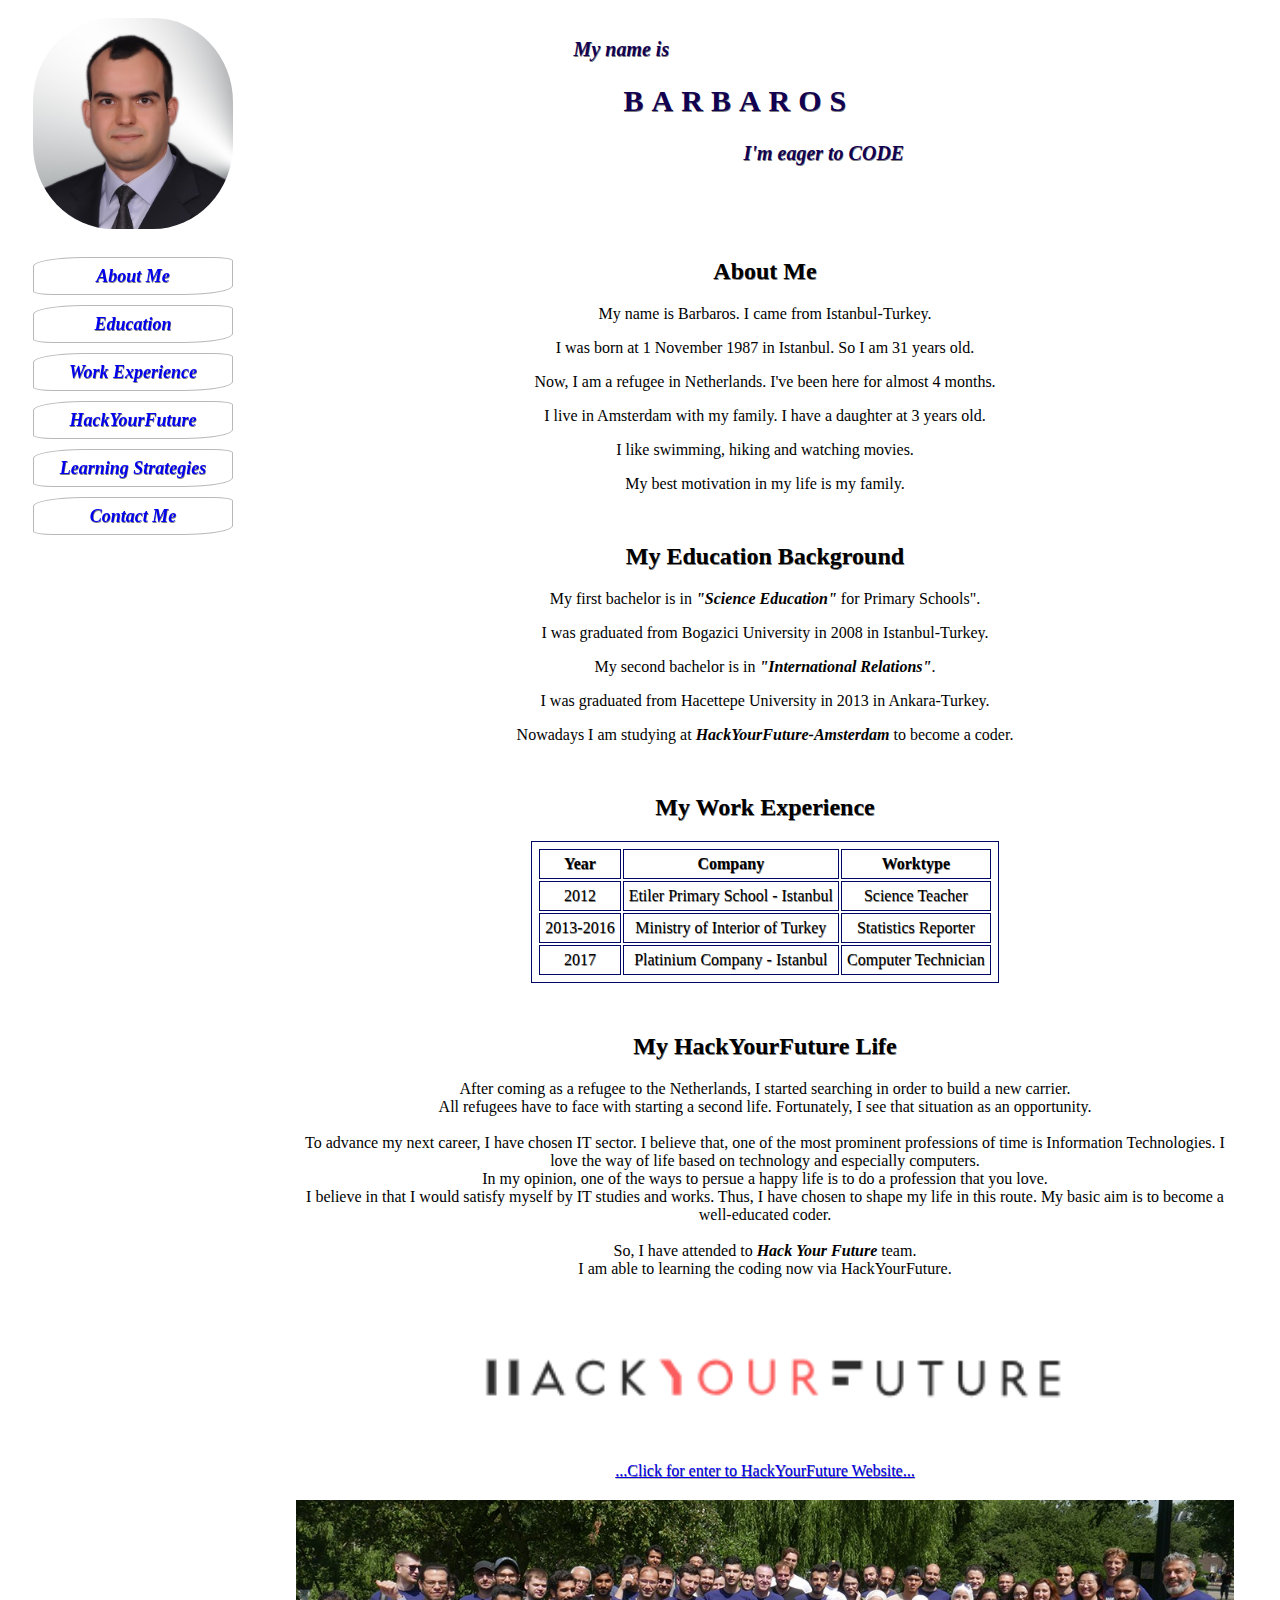
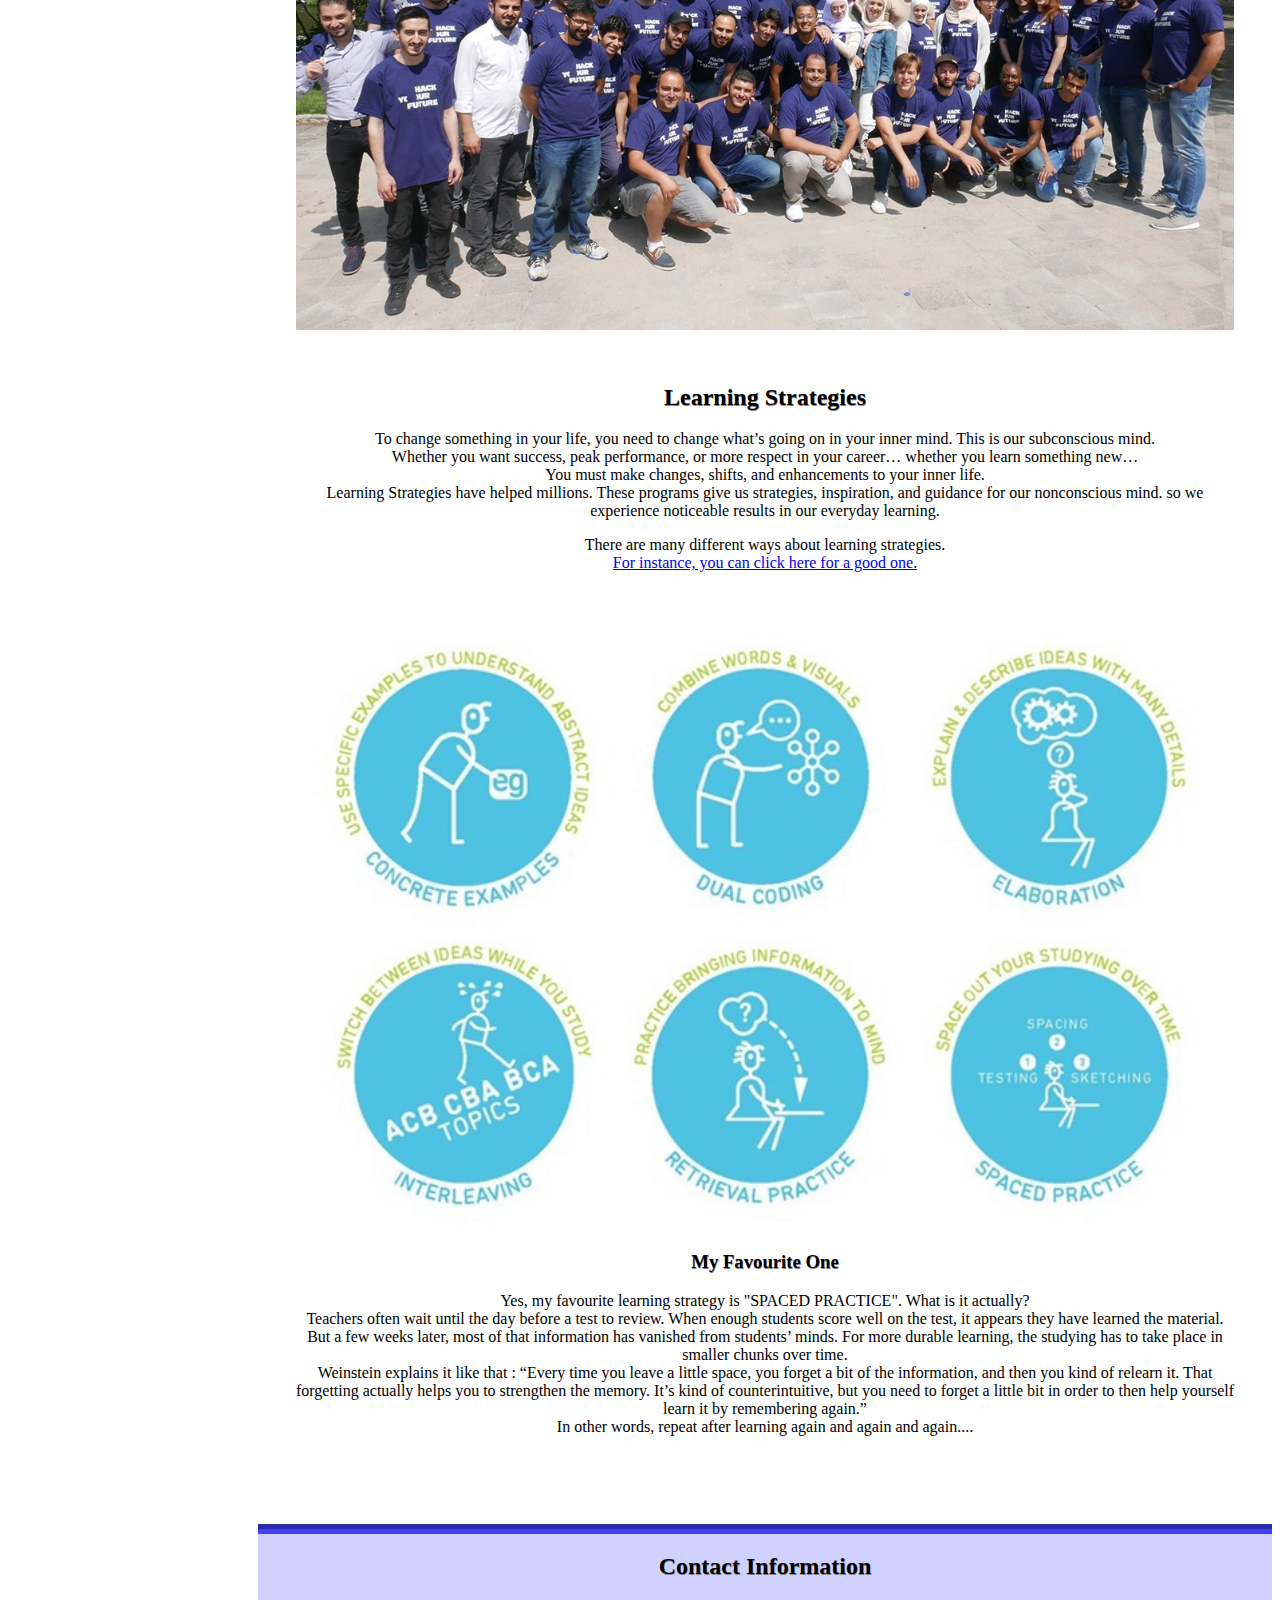
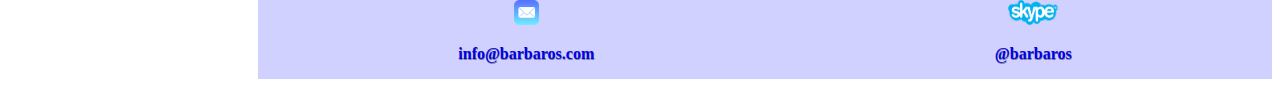
<file: week1/index.html>
<!doctype html>
<html lang="en-us">
    <head>
        <meta charset="utf-8">
        <meta name="viewport" content="width=device-width, initial-scale=1.0">
        <title>About Barbaros...</title>
        <link 
            rel="stylesheet" 
            href="main.css"
            type="text/css" >
    </head>
    <body>
        <header>
            <p>My name is</p> 
            <p>BARBAROS</p>
            <p>I'm eager to CODE</p>
        </header>
            
        <nav>
            <div class="toppiccontainer">
                <img 
                    class="topleftpic"
                    src="images/3.jpg" 
                    alt="Picture of Barbaros">
            </div>

            <a href="#AboutMe"><div class="button">About Me</div></a>
            <a href="#Education"><div class="button">Education</div></a>
            <a href="#WorkExperience"><div class="button">Work Experience</div></a>
            <a href="#HackYourFuture"><div class="button">HackYourFuture</div></a>
            <a href="#Learning"><div class="button">Learning Strategies</div></a>
            <a href="#ContactInfo"><div class="button">Contact Me</div></a>                       
        </nav>

        <main> 
            <section id="AboutMe">
                <h2>About Me</h2>
                <p>My name is Barbaros.   I came from Istanbul-Turkey.</p>
                <p>I was born at 1 November 1987 in Istanbul.   So I am 31 years old.</p>
                <p>Now, I am a refugee in Netherlands.   I've been here for almost 4 months.</p>
                <p>I live in Amsterdam with my family.   I have a daughter at 3 years old.</p>
                <p>I like swimming, hiking and watching movies.</p>
                <p>My best motivation in my life is my family.</p>                   
            </section>
            <section id="Education">
                <h2>My Education Background</h2>
                
                    <p><i class="arrowright"></i>My first bachelor is in <span class="spectext"> "Science Education" </span> for Primary Schools".</p>
                    <p>I was graduated from Bogazici University in 2008 in Istanbul-Turkey.</p>
                    <p><i class="arrowright"></i>My second bachelor is in <span class="spectext">"International Relations"</span>.</p>
                    <p>I was graduated from Hacettepe University in 2013 in Ankara-Turkey.</p>
                    <p>Nowadays I am studying at <span class="spectext">HackYourFuture-Amsterdam</span> to become a coder. </p>
                
            </section>
            <section id="WorkExperience">
                <h2>My Work Experience</h2>
                <table>
                    <thead>
                        <tr>
                            <th>Year</th>
                            <th>Company</th>
                            <th>Worktype</th> 
                        </tr>                                                                                
                    </thead>
                    <tbody>
                        <tr>
                            <td>2012</td>
                            <td>Etiler Primary School - Istanbul</td>
                            <td>Science Teacher</td>
                        </tr>
                        <tr>
                            <td>2013-2016</td>
                            <td>Ministry of Interior of Turkey</td>
                            <td>Statistics Reporter</td>
                        </tr>
                        <tr>
                            <td>2017</td>
                            <td>Platinium Company - Istanbul</td>
                            <td>Computer Technician</td>
                        </tr>
                    </tbody>
                </table>                    
            </section>
            <section id="HackYourFuture">
                <h2>My HackYourFuture Life</h2>
                <p>After coming as a refugee to the Netherlands, I started searching in order to build a new carrier. <br> 
                        All refugees have to face with starting a second life. Fortunately, I see that situation as an opportunity.<br>
                        <br> To advance my next career, I have chosen IT sector. I believe that, one of the most prominent professions of time is Information Technologies. I love the way of life based on technology and especially computers. <br>
                        In my opinion, one of the ways to persue a happy life is to do a profession that you love.<br>
                        I believe in that I would satisfy myself by IT studies and works. Thus, I have chosen to shape my life in this route. My basic aim is to become a well-educated coder.<br> <br>
                        So, I have attended to <span class="spectext">Hack Your Future</span> team.<br>
                        I am able to learning the coding now via HackYourFuture.
                </p>
                <img class="hyfpic" src="images/hackyourfuture.png" alt="Hack Your Future logo" >
                <br>
                <a href="http://www.hackyourfuture.net/" target="_blank"> ...Click for enter to HackYourFuture Website...</a>
                <br>
                <img
                    src="images/groupphoto.jpg"
                    alt="HackYourFuture Participants Group Photo"
                    class="groupphoto">
            </section>
            <section class="section" id="Learning">
                <h2>Learning Strategies</h2>
                <p>To change something in your life, you need to change what’s going on in your inner mind. This is our subconscious mind. <br>
                        Whether you want success, peak performance, or more respect in your career… whether you learn something new… <br> 
                        You must make changes, shifts, and enhancements to your inner life. <br>
                        Learning Strategies have helped millions. These programs give us strategies, inspiration, and guidance for our nonconscious mind. so we experience noticeable results in our everyday learning.
                </p>
                <p>There are many different ways about learning strategies. <br>
                    <a href="https://www.cultofpedagogy.com/learning-strategies/">For instance, you can click here for a good one.</a>
                </p><br>
                <img src="images/Learning.png" alt="6 different learning strategies" class="groupphoto">
                <h3>My Favourite One</h3>
                <p>Yes, my favourite learning strategy is "SPACED PRACTICE". What is it actually?<br>
                       Teachers often wait until the day before a test to review. When enough students score well on the test, it appears they have learned the material. But a few weeks later, most of that information has vanished from students’ minds. For more durable learning, the studying has to take place in smaller chunks over time.
                       <br> Weinstein explains it like that : “Every time you leave a little space, you forget a bit of the information, and then you kind of relearn it. That forgetting actually helps you to strengthen the memory. It’s kind of counterintuitive, but you need to forget a little bit in order to then help yourself learn it by remembering again.”<br>
                       In other words, repeat after learning again and again and again.... 
                </p>
            </section>
        </main>

        <footer>
            <h2 id="ContactInfo">Contact Information</h2>
            <aside>

                <a href="mailto:info@barbaros.com" target="_blank">
                    <div class="linktomail">
                        <img class="littlelogo1" src="images/Mail.png" alt="Mail:">
                        <p class="clink" >info@barbaros.com</p>
                    </div>
                </a>   

                <a href="http://www.skype.com" target="_blank">
                    <div class="linktomail">
                        <img class="littlelogo2" src="images/skypelong.png" alt="Skype:" >
                        <p class="clink">@barbaros</p>
                    </div>
                </a>
                
            </aside>
        </footer>
    </body>
</html>
</file>
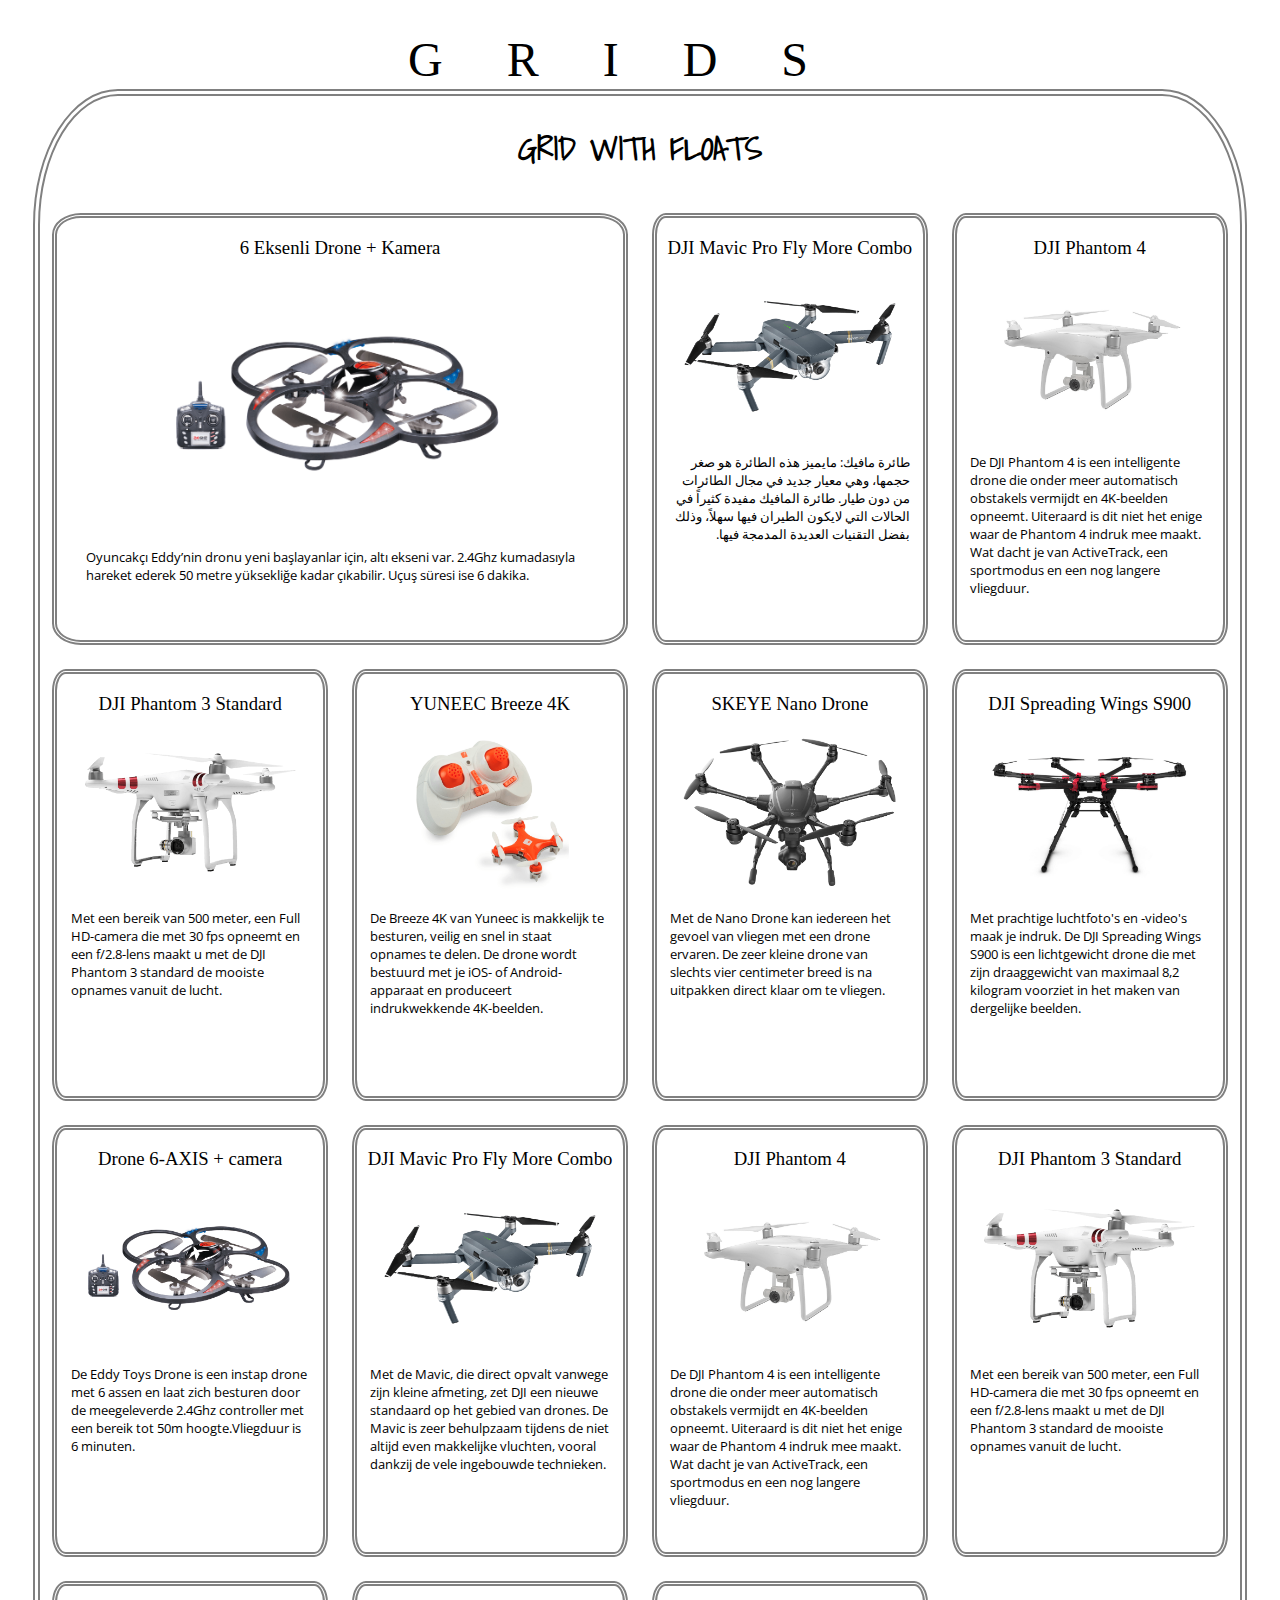
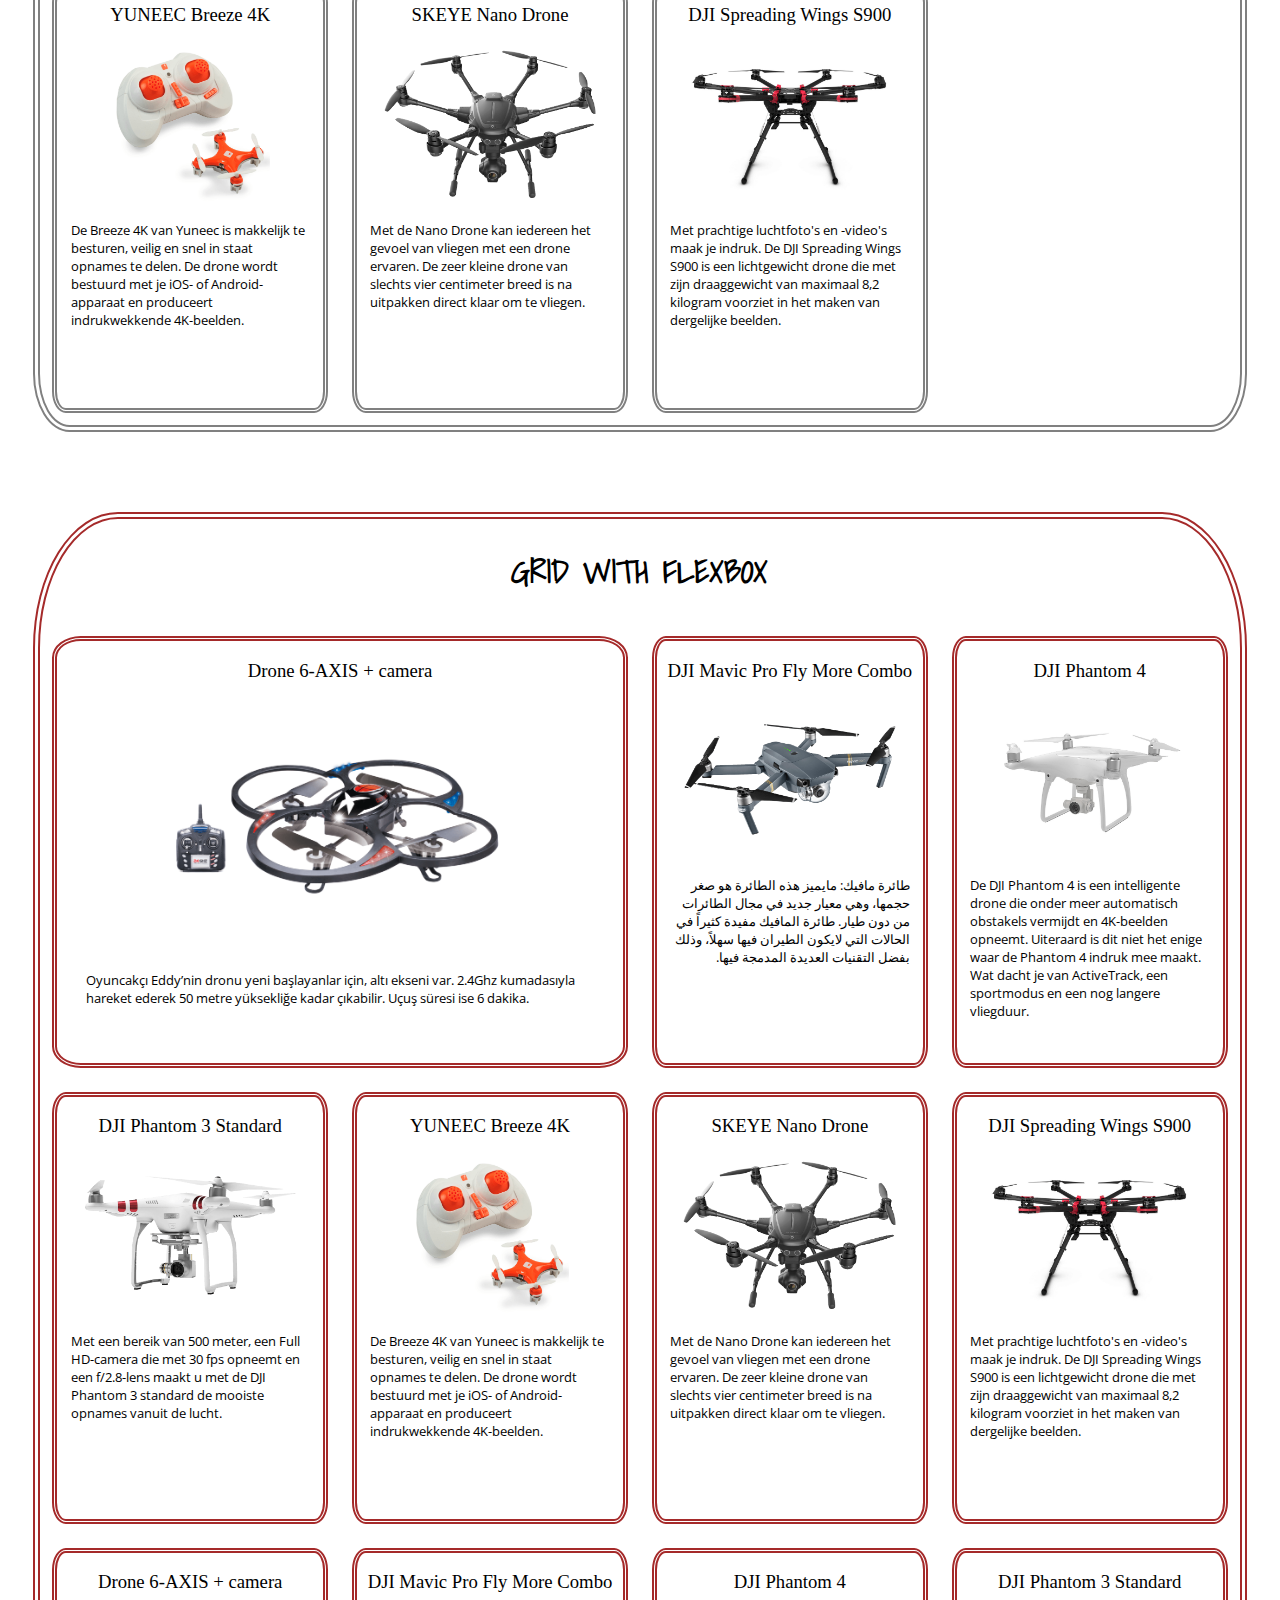
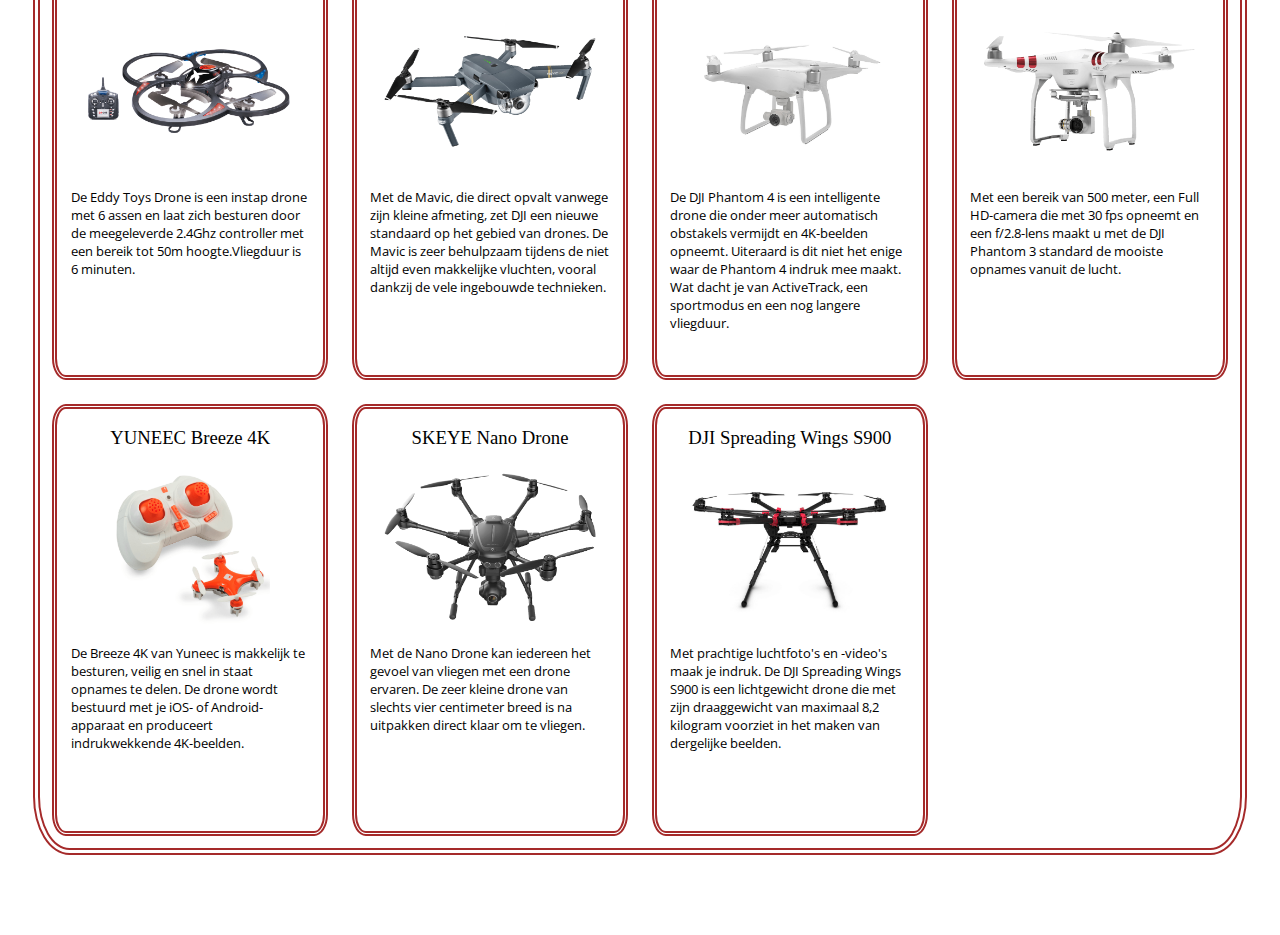
<file: week2/index.html>
<!doctype html>
<html>
    <head>
        <meta charset="utf-8">
        <meta name="viewport" content="width=device-width, initial-scale=1.0">
        <title>Grids</title>
        <link rel="stylesheet" href="style.css">
    </head>
    <body>
        <header>
            <h1>Grids</h1>
        </header>
        <main>
            <section>
                <h2>Grid with floats</h2>
                <ul id="grid-floats">
                    <li class="grid-item">
                        <h3>6 Eksenli Drone + Kamera</h3>
                        <img src="images/drone1.png">
                        <p>Oyuncakçı Eddy’nin dronu yeni başlayanlar için, altı ekseni var. 2.4Ghz kumadasıyla hareket ederek 50 metre yüksekliğe kadar çıkabilir. Uçuş süresi ise 6 dakika.</p>
                    </li>
                    <li class="grid-item">
                        <h3>DJI Mavic Pro Fly More Combo</h3>
                        <img src="images/drone2.png">
                         <p dir="rtl">طائرة مافيك: مايميز هذه الطائرة هو صغر حجمها، وهي معيار جديد في مجال الطائرات من دون طيار. طائرة المافيك مفيدة كثيراً في الحالات التي لايكون الطيران فيها سهلاً، وذلك بفضل التقنيات العديدة المدمجة فيها.</p>
                    </li>
                    <li class="grid-item">
                        <h3>DJI Phantom 4</h3>
                        <img src="images/drone3.png">
                        <p>De DJI Phantom 4 is een intelligente drone die onder meer automatisch obstakels vermijdt en 4K-beelden opneemt. Uiteraard is dit niet het enige waar de Phantom 4 indruk mee maakt. Wat dacht je van ActiveTrack, een sportmodus en een nog langere vliegduur.</p>
                    </li>
                    <li class="grid-item">
                        <h3>DJI Phantom 3 Standard</h3>
                        <img src="images/drone4.png">
                        <p>Met een bereik van 500 meter, een Full HD-camera die met 30 fps opneemt en een f/2.8-lens maakt u met de DJI Phantom 3 standard de mooiste opnames vanuit de lucht.</p>
                    </li>
                    <li class="grid-item">
                        <h3>YUNEEC Breeze 4K</h3>
                        <img src="images/drone5.png">
                        <p>De Breeze 4K van Yuneec is makkelijk te besturen, veilig en snel in staat opnames te delen. De drone wordt bestuurd met je iOS- of Android-apparaat en produceert indrukwekkende 4K-beelden.</p>
                    </li>
                    <li class="grid-item">
                        <h3>SKEYE Nano Drone</h3>
                        <img src="images/drone6.png">
                        <p>Met de Nano Drone kan iedereen het gevoel van vliegen met een drone ervaren. De zeer kleine drone van slechts vier centimeter breed is na uitpakken direct klaar om te vliegen.</p>
                    </li>
                    <li class="grid-item">
                        <h3>DJI Spreading Wings S900</h3>
                        <img src="images/drone7.png">
                        <p>Met prachtige luchtfoto's en -video's maak je indruk. De DJI Spreading Wings S900 is een lichtgewicht drone die met zijn draaggewicht van maximaal 8,2 kilogram voorziet in het maken van dergelijke beelden.</p>
                    </li>
                    <li class="grid-item">
                        <h3>Drone 6-AXIS + camera</h3>
                        <img src="images/drone1.png">
                        <p>De Eddy Toys Drone is een instap drone met 6 assen en laat zich besturen door de meegeleverde 2.4Ghz controller met een bereik tot 50m hoogte.Vliegduur is 6 minuten.</p>
                    </li>
                    <li class="grid-item">
                        <h3>DJI Mavic Pro Fly More Combo</h3>
                        <img src="images/drone2.png">
                        <p>Met de Mavic, die direct opvalt vanwege zijn kleine afmeting, zet DJI een nieuwe standaard op het gebied van drones. De Mavic is zeer behulpzaam tijdens de niet altijd even makkelijke vluchten, vooral dankzij de vele ingebouwde technieken.</p>
                    </li>
                    <li class="grid-item">
                        <h3>DJI Phantom 4</h3>
                        <img src="images/drone3.png">
                        <p>De DJI Phantom 4 is een intelligente drone die onder meer automatisch obstakels vermijdt en 4K-beelden opneemt. Uiteraard is dit niet het enige waar de Phantom 4 indruk mee maakt. Wat dacht je van ActiveTrack, een sportmodus en een nog langere vliegduur.</p>
                    </li>
                    <li class="grid-item">
                        <h3>DJI Phantom 3 Standard</h3>
                        <img src="images/drone4.png">
                        <p>Met een bereik van 500 meter, een Full HD-camera die met 30 fps opneemt en een f/2.8-lens maakt u met de DJI Phantom 3 standard de mooiste opnames vanuit de lucht.</p>
                    </li>
                    <li class="grid-item">
                        <h3>YUNEEC Breeze 4K</h3>
                        <img src="images/drone5.png">
                        <p>De Breeze 4K van Yuneec is makkelijk te besturen, veilig en snel in staat opnames te delen. De drone wordt bestuurd met je iOS- of Android-apparaat en produceert indrukwekkende 4K-beelden.</p>
                    </li>
                    <li class="grid-item">
                        <h3>SKEYE Nano Drone</h3>
                        <img src="images/drone6.png">
                        <p>Met de Nano Drone kan iedereen het gevoel van vliegen met een drone ervaren. De zeer kleine drone van slechts vier centimeter breed is na uitpakken direct klaar om te vliegen.</p>
                    </li>
                    <li class="grid-item">
                        <h3>DJI Spreading Wings S900</h3>
                        <img src="images/drone7.png">
                        <p>Met prachtige luchtfoto's en -video's maak je indruk. De DJI Spreading Wings S900 is een lichtgewicht drone die met zijn draaggewicht van maximaal 8,2 kilogram voorziet in het maken van dergelijke beelden.</p>
                    </li>
                </ul>
                
            </section>
            <section>
                <h2>Grid with flexbox</h2>
                <ul id="grid-flex">
                    <li class="grid-item">
                        <h3>Drone 6-AXIS + camera</h3>
                        <img src="images/drone1.png">
                        <p>Oyuncakçı Eddy’nin dronu yeni başlayanlar için, altı ekseni var. 2.4Ghz kumadasıyla hareket ederek 50 metre yüksekliğe kadar çıkabilir. Uçuş süresi ise 6 dakika.</p>
                    </li>
                    <li class="grid-item">
                        <h3>DJI Mavic Pro Fly More Combo</h3>
                        <img src="images/drone2.png">
                         <p dir="rtl">طائرة مافيك: مايميز هذه الطائرة هو صغر حجمها، وهي معيار جديد في مجال الطائرات من دون طيار. طائرة المافيك مفيدة كثيراً في الحالات التي لايكون الطيران فيها سهلاً، وذلك بفضل التقنيات العديدة المدمجة فيها.</p>
                    </li>
                    <li class="grid-item">
                        <h3>DJI Phantom 4</h3>
                        <img src="images/drone3.png">
                        <p>De DJI Phantom 4 is een intelligente drone die onder meer automatisch obstakels vermijdt en 4K-beelden opneemt. Uiteraard is dit niet het enige waar de Phantom 4 indruk mee maakt. Wat dacht je van ActiveTrack, een sportmodus en een nog langere vliegduur.</p>
                    </li>
                    <li class="grid-item">
                        <h3>DJI Phantom 3 Standard</h3>
                        <img src="images/drone4.png">
                        <p>Met een bereik van 500 meter, een Full HD-camera die met 30 fps opneemt en een f/2.8-lens maakt u met de DJI Phantom 3 standard de mooiste opnames vanuit de lucht.</p>
                    </li>
                    <li class="grid-item">
                        <h3>YUNEEC Breeze 4K</h3>
                        <img src="images/drone5.png">
                        <p>De Breeze 4K van Yuneec is makkelijk te besturen, veilig en snel in staat opnames te delen. De drone wordt bestuurd met je iOS- of Android-apparaat en produceert indrukwekkende 4K-beelden.</p>
                    </li>
                    <li class="grid-item">
                        <h3>SKEYE Nano Drone</h3>
                        <img src="images/drone6.png">
                        <p>Met de Nano Drone kan iedereen het gevoel van vliegen met een drone ervaren. De zeer kleine drone van slechts vier centimeter breed is na uitpakken direct klaar om te vliegen.</p>
                    </li>
                    <li class="grid-item">
                        <h3>DJI Spreading Wings S900</h3>
                        <img src="images/drone7.png">
                        <p>Met prachtige luchtfoto's en -video's maak je indruk. De DJI Spreading Wings S900 is een lichtgewicht drone die met zijn draaggewicht van maximaal 8,2 kilogram voorziet in het maken van dergelijke beelden.</p>
                    </li>
                    <li class="grid-item">
                        <h3>Drone 6-AXIS + camera</h3>
                        <img src="images/drone1.png">
                        <p>De Eddy Toys Drone is een instap drone met 6 assen en laat zich besturen door de meegeleverde 2.4Ghz controller met een bereik tot 50m hoogte.Vliegduur is 6 minuten.</p>
                    </li>
                    <li class="grid-item">
                        <h3>DJI Mavic Pro Fly More Combo</h3>
                        <img src="images/drone2.png">
                        <p>Met de Mavic, die direct opvalt vanwege zijn kleine afmeting, zet DJI een nieuwe standaard op het gebied van drones. De Mavic is zeer behulpzaam tijdens de niet altijd even makkelijke vluchten, vooral dankzij de vele ingebouwde technieken.</p>
                    </li>
                    <li class="grid-item">
                        <h3>DJI Phantom 4</h3>
                        <img src="images/drone3.png">
                        <p>De DJI Phantom 4 is een intelligente drone die onder meer automatisch obstakels vermijdt en 4K-beelden opneemt. Uiteraard is dit niet het enige waar de Phantom 4 indruk mee maakt. Wat dacht je van ActiveTrack, een sportmodus en een nog langere vliegduur.</p>
                    </li>
                    <li class="grid-item">
                        <h3>DJI Phantom 3 Standard</h3>
                        <img src="images/drone4.png">
                        <p>Met een bereik van 500 meter, een Full HD-camera die met 30 fps opneemt en een f/2.8-lens maakt u met de DJI Phantom 3 standard de mooiste opnames vanuit de lucht.</p>
                    </li>
                    <li class="grid-item">
                        <h3>YUNEEC Breeze 4K</h3>
                        <img src="images/drone5.png">
                        <p>De Breeze 4K van Yuneec is makkelijk te besturen, veilig en snel in staat opnames te delen. De drone wordt bestuurd met je iOS- of Android-apparaat en produceert indrukwekkende 4K-beelden.</p>
                    </li>
                    <li class="grid-item">
                        <h3>SKEYE Nano Drone</h3>
                        <img src="images/drone6.png">
                        <p>Met de Nano Drone kan iedereen het gevoel van vliegen met een drone ervaren. De zeer kleine drone van slechts vier centimeter breed is na uitpakken direct klaar om te vliegen.</p>
                    </li>
                    <li class="grid-item">
                        <h3>DJI Spreading Wings S900</h3>
                        <img src="images/drone7.png">
                        <p>Met prachtige luchtfoto's en -video's maak je indruk. De DJI Spreading Wings S900 is een lichtgewicht drone die met zijn draaggewicht van maximaal 8,2 kilogram voorziet in het maken van dergelijke beelden.</p>
                    </li>
                </ul>
            </section>
        </main>
    </body>
</html>
</file>
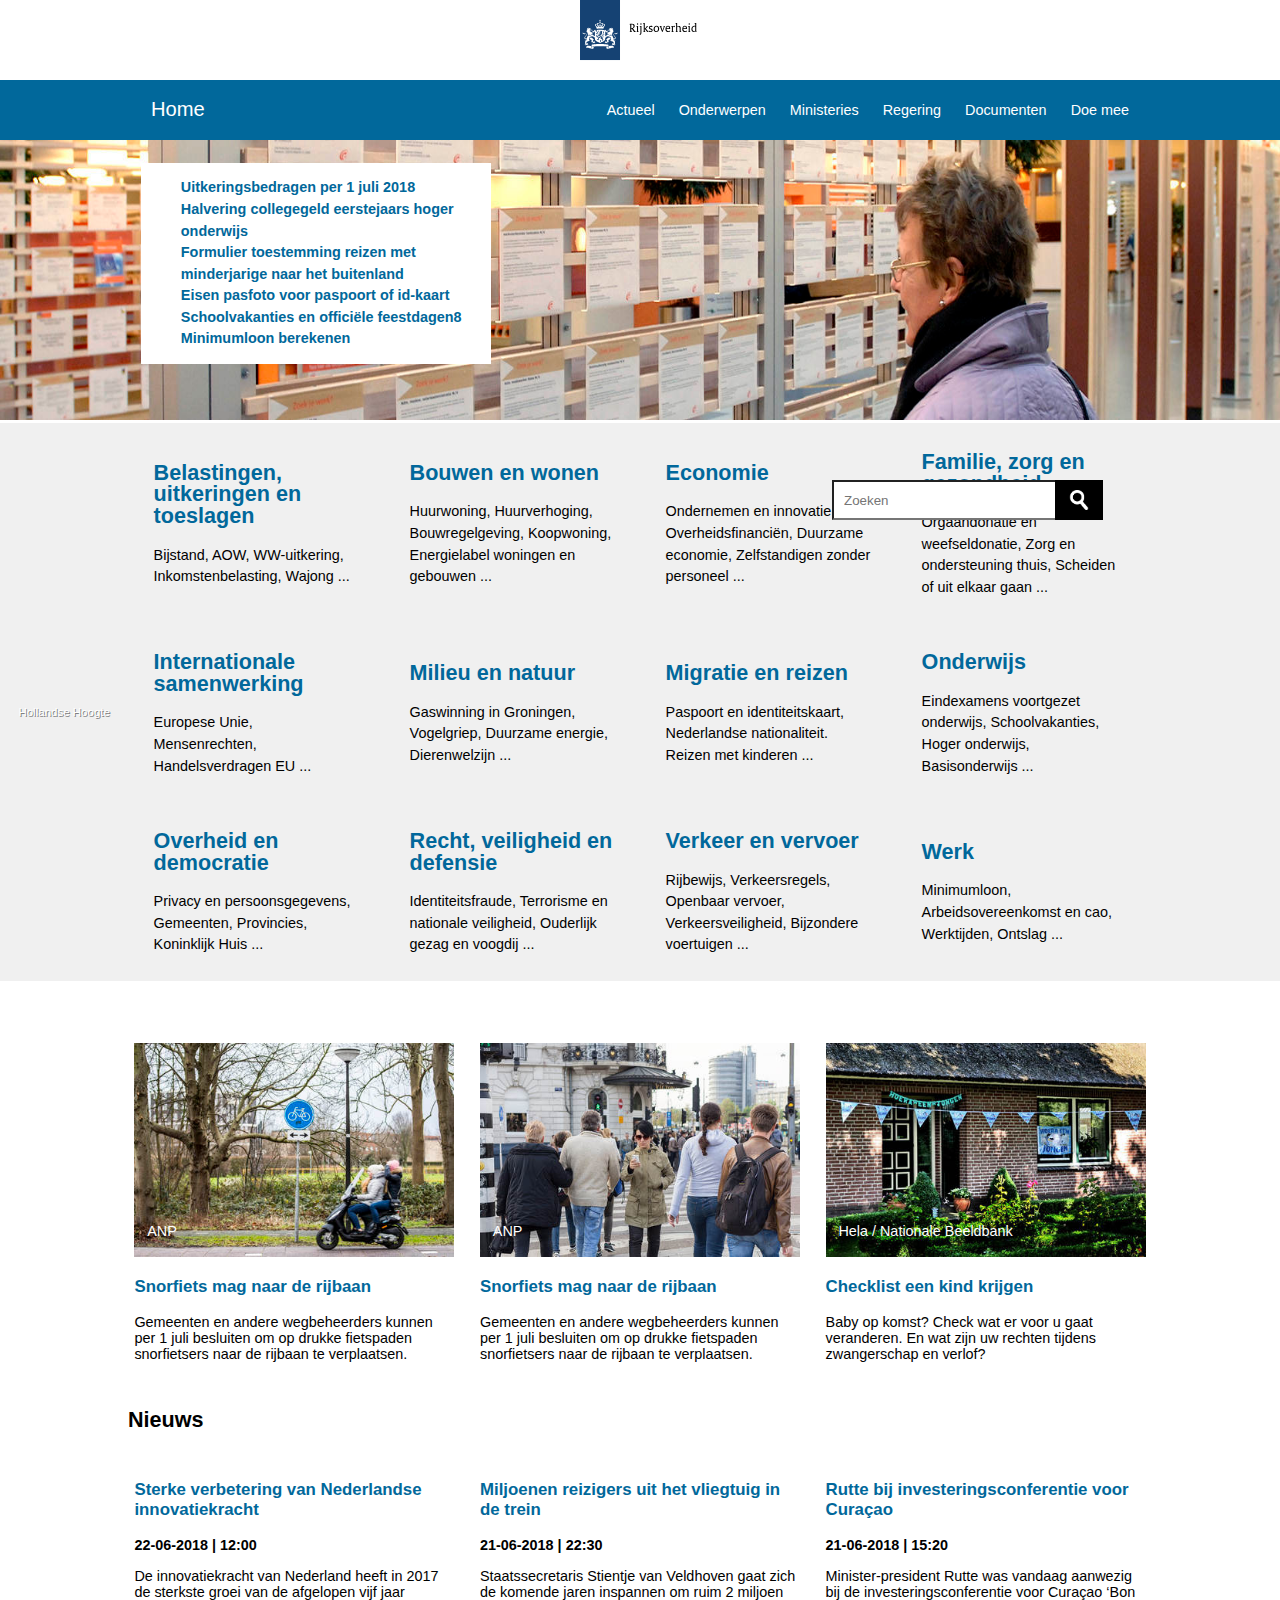
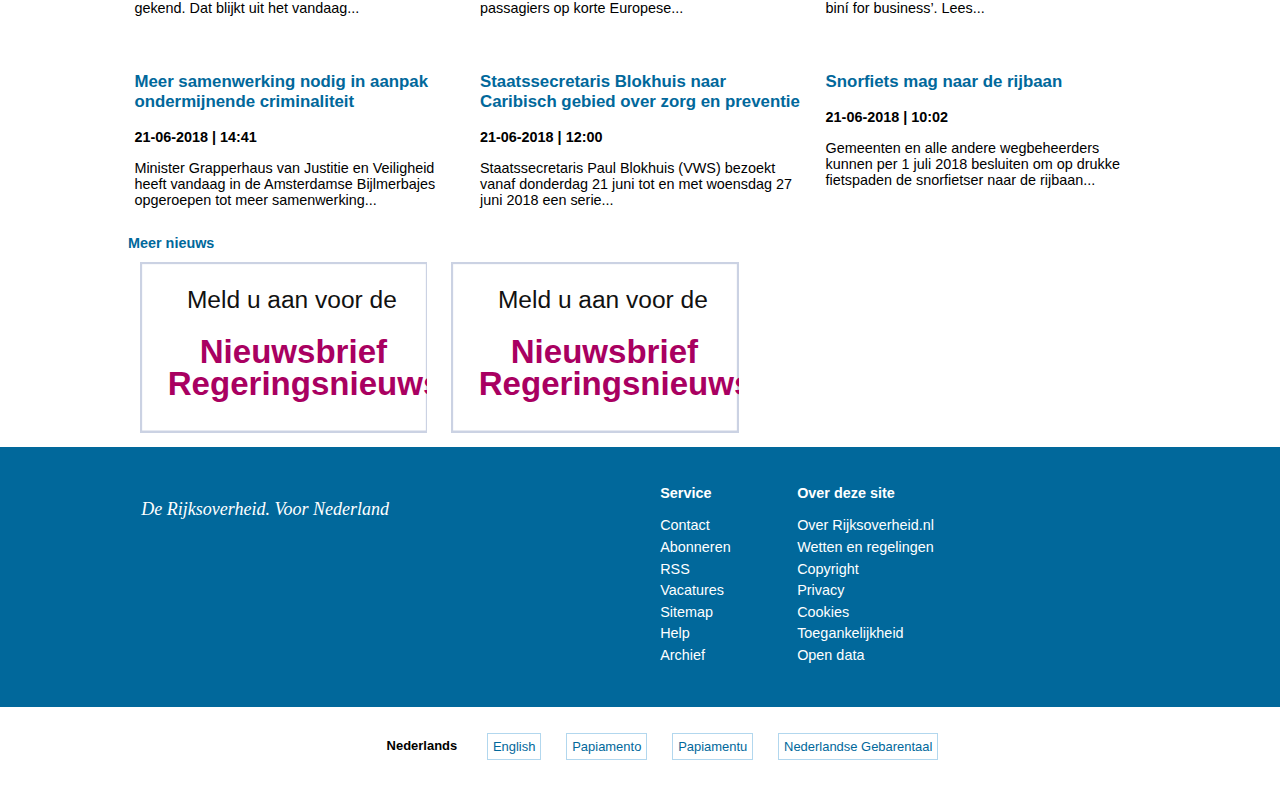
<file: week3/webpage/index.html>
<!doctype html>

<head>
    <meta charset="UTF-8" />
    <meta name="description" content="Rijksoverheid.nl is de website van het Rijk. Nieuws en informatie van de regering en de ministeries op 1 plek." />
    <title>Informatie van de Rijksoverheid | Rijksoverheid.nl</title>
    <meta name="viewport" content="width=device-width, initial-scale=1" />
    <link rel="stylesheet" href="main.css" type="text/css">
</head>

<body>
    <div class="logo">
        <img class="logopic" src="images/logo-ro.svg" alt="Rijksoverheid" id="logotype" />
    </div>

    <div id="blueNavBar">

        <nav class="homeButton">
            <a href="https://www.rijksoverheid.nl/">Home</a>
        </nav>

        <nav class="mainNav">
            <a href="https://www.rijksoverheid.nl/">Actueel</a>
            <a href="https://www.rijksoverheid.nl/">Onderwerpen</a>
            <a href="https://www.rijksoverheid.nl/">Ministeries</a>
            <a href="https://www.rijksoverheid.nl/">Regering</a>
            <a href="https://www.rijksoverheid.nl/">Documenten</a>
            <a href="https://www.rijksoverheid.nl/">Doe mee</a>
        </nav>

    </div>

    <div id="main">

        <div class="topTask">

            <img class="img1" src="images/uitkeringsbedragen-1-juli-2018-hero.jpg" alt="hi">
            <div class="tab1">
                <div class="topTaskNavigation">
                    <ul>
                        <li>
                            <a href="https://www.rijksoverheid.nl/" class="news">
                                Uitkeringsbedragen per 1 juli 2018</a>
                        </li>
                        <li>
                            <a href="https://www.rijksoverheid.nl/" class="news">
                                Halvering collegegeld eerstejaars hoger onderwijs</a>
                        </li>
                        <li>
                            <a href="https://www.rijksoverheid.nl/" class="news">
                                Formulier toestemming reizen met minderjarige naar het buitenland</a>
                        </li>
                        <li>
                            <a href="https://www.rijksoverheid.nl/" class="news">
                                Eisen pasfoto voor paspoort of id-kaart</a>
                        </li>
                        <li>
                            <a href="https://www.rijksoverheid.nl/" class="news">
                                Schoolvakanties en officiële feestdagen8</a>
                        </li>
                        <li>
                            <a href="https://www.rijksoverheid.nl/" class="news">
                                Minimumloon berekenen</a>
                        </li>
                    </ul>
                </div>
                <p class="copyright">Hollandse Hoogte</p>
            </div>

            <div id="searchForm" class="searchForm" data-search-closed="Open het zoekveld" data-search-opened="Zoeken">
                <form method="get" action="/zoeken" id="search-form">
                    <input type="text" id="search-keyword" class="searchInput" name="trefwoord" title="Type hier uw zoektermen" placeholder="Zoeken" />
                    <button id="search-submit" class="searchSubmit" name="search-submit" type="submit" title="Start het zoeken"><img src="images/search.png" id="searchButton"></button>
                </form>
            </div>

        </div>

        <div class="editorialNavigation">

            <div class="fourItems">
                <div class="navItem">
                    <a href="/onderwerpen/themas/belastingen-uitkeringen-en-toeslagen">
                        <div class="content">
                            <h2>
                                  Belastingen, uitkeringen en toeslagen</h2>
                            <p>
                                Bijstand, AOW, WW-uitkering, Inkomstenbelasting, Wajong ...</p>
                        </div>
                    </a>
                </div>
                <div class="navItem">
                    <a href="/onderwerpen/themas/bouwen-en-wonen">
                        <div class="content">
                            <h2>
                                  Bouwen en wonen</h2>
                            <p>
                                Huurwoning, Huurverhoging, Bouwregelgeving, Koopwoning, Energielabel woningen en gebouwen ...</p>
                        </div>
                    </a>
                </div>
                <div class="navItem">
                    <a href="/onderwerpen/themas/economie">
                        <div class="content">
                            <h2>
                                  Economie</h2>
                            <p>
                                Ondernemen en innovatie, Overheidsfinanciën, Duurzame economie, Zelfstandigen zonder personeel ...</p>
                        </div>
                    </a>
                </div>
                <div class="navItem">
                    <a href="/onderwerpen/themas/familie-zorg-en-gezondheid">
                        <div class="content">
                            <h2>
                                  Familie, zorg en gezondheid</h2>
                            <p>
                                Orgaandonatie en weefseldonatie, Zorg en ondersteuning thuis, Scheiden of uit elkaar gaan ...</p>
                        </div>
                    </a>
                </div>
            </div>
            <div class="fourItems">
                <div class="navItem">
                    <a href="/onderwerpen/themas/internationale-samenwerking">
                        <div class="content">
                            <h2>
                                  Internationale samenwerking</h2>
                            <p>
                                Europese Unie, Mensenrechten, Handelsverdragen EU ...</p>
                        </div>
                    </a>
                </div>
                <div class="navItem">
                    <a href="/onderwerpen/themas/milieu-en-natuur">
                        <div class="content">
                            <h2>
                                  Milieu en natuur</h2>
                            <p>
                                Gaswinning in Groningen, Vogelgriep, Duurzame energie, Dierenwelzijn ...</p>
                        </div>
                    </a>
                </div>
                <div class="navItem">
                    <a href="/onderwerpen/themas/migratie-en-reizen">
                        <div class="content">
                            <h2>
                                  Migratie en reizen</h2>
                            <p>
                                Paspoort en identiteitskaart, Nederlandse nationaliteit. Reizen met kinderen ...</p>
                        </div>
                    </a>
                </div>
                <div class="navItem">
                    <a href="/onderwerpen/themas/onderwijs">
                        <div class="content">
                            <h2>
                                  Onderwijs</h2>
                            <p>
                                Eindexamens voortgezet onderwijs, Schoolvakanties, Hoger onderwijs, Basisonderwijs ...</p>
                        </div>
                    </a>
                </div>
            </div>
            <div class="fourItems">
                <div class="navItem">
                    <a href="/onderwerpen/themas/overheid-en-democratie">
                        <div class="content">
                            <h2>
                                  Overheid en democratie</h2>
                            <p>
                                Privacy en persoonsgegevens, Gemeenten, Provincies, Koninklijk Huis ...</p>
                        </div>
                    </a>
                </div>
                <div class="navItem">
                    <a href="/onderwerpen/themas/recht-veiligheid-en-defensie">
                        <div class="content">
                            <h2>
                                  Recht, veiligheid en defensie</h2>
                            <p>
                                Identiteitsfraude, Terrorisme en nationale veiligheid, Ouderlijk gezag en voogdij ...</p>
                        </div>
                    </a>
                </div>
                <div class="navItem">
                    <a href="/onderwerpen/themas/verkeer-en-vervoer">
                        <div class="content">
                            <h2>
                                  Verkeer en vervoer</h2>
                            <p>
                                Rijbewijs, Verkeersregels, Openbaar vervoer, Verkeersveiligheid, Bijzondere voertuigen ...</p>
                        </div>
                    </a>
                </div>
                <div class="navItem">
                    <a href="/onderwerpen/themas/werk">
                        <div class="content">
                            <h2>
                                  Werk</h2>
                            <p>
                                Minimumloon, Arbeidsovereenkomst en cao, Werktijden, Ontslag ...</p>
                        </div>
                    </a>
                </div>
            </div>
        </div>

        <div class="fullWidthSection">

            <section class="brickRowSpotLight">
                <div class="brick">
                    <a href="/actueel/nieuws/2018/06/21/snorfiets-mag-naar-de-rijbaan" class="news">
                        <p class="copyright">ANP</p>
                        <img src="images/1.jpg" alt="picture1" />

                        <h3>Snorfiets mag naar de rijbaan</h3>
                        <p>Gemeenten en andere wegbeheerders kunnen per 1 juli besluiten om op drukke fietspaden snorfietsers naar de rijbaan te verplaatsen.</p>
                    </a>
                </div>
                <div class="brick">
                    <a href="/actueel/nieuws/2018/06/21/snorfiets-mag-naar-de-rijbaan" class="news">
                        <p class="copyright">ANP</p>
                        <img src="images/2.jpg" alt="picture2" />
                        <h3>Snorfiets mag naar de rijbaan</h3>
                        <p>Gemeenten en andere wegbeheerders kunnen per 1 juli besluiten om op drukke fietspaden snorfietsers naar de rijbaan te verplaatsen.</p>
                    </a>
                </div>
                <div class="brick">
                    <a href="/actueel/nieuws/2018/06/21/snorfiets-mag-naar-de-rijbaan" class="news">
                        <p class="copyright">Hela / Nationale Beeldbank</p>
                        <img src="images/3.jpg" alt="picture3" />
                        <h3> Checklist een kind krijgen</h3>
                        <p>
                            Baby op komst? Check wat er voor u gaat veranderen. En wat zijn uw rechten tijdens zwangerschap en verlof? </p>
                    </a>
                </div>
            </section>

            <h2>Nieuws</h2>
            <section class="brickRowNieuws">

                <div class="brick">
                    <a href="/actueel/nieuws/2018/06/22/sterke-verbetering-van-nederlandse-innovatiekracht">
                        <h3>

                  Sterke verbetering van Nederlandse innovatiekracht</h3>
                        <p>
                            <span class="publDate">22-06-2018 | 12:00</span>
                        </p>
                        <p>De innovatiekracht van Nederland heeft in 2017 de sterkste groei van de afgelopen vijf jaar gekend. Dat blijkt uit het vandaag...</p>
                    </a>

                </div>

                <div class="brick">
                    <a href="/actueel/nieuws/2018/06/21/miljoenen-reizigers-uit-het-vliegtuig-in-de-trein">
                        <h3>

                  Miljoenen reizigers uit het vliegtuig in de trein</h3>
                        <p>
                            <span class="publDate">21-06-2018 | 22:30</span>
                        </p>
                        <p>Staatssecretaris Stientje van Veldhoven gaat zich de komende jaren inspannen om ruim 2 miljoen passagiers op korte Europese...</p>
                    </a>

                </div>

                <div class="brick">
                    <a href="/actueel/nieuws/2018/06/21/minister-president-rutte-bij-investeringsconferentie-voor-curacao">
                        <h3>

                  Rutte bij investeringsconferentie voor Curaçao</h3>
                        <p>
                            <span class="publDate">21-06-2018 | 15:20</span>
                        </p>
                        <p>Minister-president Rutte was vandaag aanwezig bij de investeringsconferentie voor Curaçao ‘Bon biní for business’. Lees...</p>
                    </a>

                </div>

                <div class="brick">
                    <a href="/actueel/nieuws/2018/06/21/meer-samenwerking-nodig-in-aanpak-ondermijnende-criminaliteit">
                        <h3>

                  Meer samenwerking nodig in aanpak ondermijnende criminaliteit</h3>
                        <p>
                            <span class="publDate">21-06-2018 | 14:41</span>
                        </p>
                        <p>Minister Grapperhaus van Justitie en Veiligheid heeft vandaag in de Amsterdamse Bijlmerbajes opgeroepen tot meer samenwerking...</p>
                    </a>

                </div>

                <div class="brick">
                    <a href="/actueel/nieuws/2018/06/21/staatssecretaris-blokhuis-naar-caribisch-gebied-over-zorg-en-preventie">
                        <h3>

                  Staatssecretaris Blokhuis naar Caribisch gebied over zorg en preventie</h3>
                        <p>
                            <span class="publDate">21-06-2018 | 12:00</span>
                        </p>
                        <p>Staatssecretaris Paul Blokhuis (VWS) bezoekt vanaf donderdag 21 juni tot en met woensdag 27 juni 2018 een serie...</p>
                    </a>

                </div>

                <div class="brick">
                    <a href="/actueel/nieuws/2018/06/21/snorfiets-mag-naar-de-rijbaan">
                        <h3>

                  Snorfiets mag naar de rijbaan</h3>
                        <p>
                            <span class="publDate">21-06-2018 | 10:02</span>
                        </p>
                        <p>Gemeenten en alle andere wegbeheerders kunnen per 1 juli 2018 besluiten om op drukke fietspaden de snorfietser naar de rijbaan...</p>
                    </a>

                </div>

            </section>
            <a class="more" href="/actueel/nieuws">Meer nieuws</a>
        </div>

        <div id="aside">

            <div class="brick banner">
                <a href="/documenten/publicaties/2016/01/01/nieuwsbrief-regeringsnieuws">
                    <svg xmlns="http://www.w3.org/2000/svg" xmlns:xlink="http://www.w3.org/1999/xlink" id="Layer_1" version="1.1" viewBox="0 0 270 160" x="0px" xml:space="preserve" y="0px">
                        <rect class="stijl01" height="160" width="270" />
                        <text class="stijl02" transform="matrix(1 0 0 1 44 43)">Meld u aan voor de</text>
                        <text class="stijl03" transform="matrix(1 0 0 1 56 95)">Nieuwsbrief</text>
                        <text class="stijl03" transform="matrix(1 0 0 1 26 125)">Regeringsnieuws</text>
                    </svg>
                </a>
            </div>

            <div class="brick banner">
                <a href="/documenten/publicaties/2016/01/01/nieuwsbrief-regeringsnieuws">
                    <svg xmlns="http://www.w3.org/2000/svg" xmlns:xlink="http://www.w3.org/1999/xlink" id="Layer_1" version="1.1" viewBox="0 0 270 160" x="0px" xml:space="preserve" y="0px">
                        <rect class="stijl01" height="160" width="270" />
                        <text class="stijl02" transform="matrix(1 0 0 1 44 43)">Meld u aan voor de</text>
                        <text class="stijl03" transform="matrix(1 0 0 1 56 95)">Nieuwsbrief</text>
                        <text class="stijl03" transform="matrix(1 0 0 1 26 125)">Regeringsnieuws</text>
                    </svg>
                </a>
            </div>
        </div>

        <div id="footer">
            <div class="payoff">
                De Rijksoverheid. Voor Nederland
            </div>

            <div class="column">
                <h2>Service</h2>
                <ul>
                    <li>
                        <a href="/contact">Contact</a>
                    </li>
                    <li>
                        <a href="https://abonneren.rijksoverheid.nl/">Abonneren</a>
                    </li>
                    <li>
                        <a href="/rss">RSS</a>
                    </li>
                    <li>
                        <a href="/vacatures">Vacatures</a>
                    </li>
                    <li>
                        <a href="/sitemap">Sitemap</a>
                    </li>
                    <li>
                        <a href="/help">Help</a>
                    </li>
                    <li>
                        <a href="/archief">Archief</a>
                    </li>
                </ul>
            </div>

            <div class="column">
                <h2>Over deze site</h2>
                <ul>
                    <li>
                        <a href="/over-rijksoverheid-nl">Over Rijksoverheid.nl</a>
                    </li>
                    <li>
                        <a href="/wetten-en-regelingen">Wetten en regelingen</a>
                    </li>
                    <li>
                        <a href="/copyright">Copyright</a>
                    </li>
                    <li>
                        <a href="/privacy">Privacy</a>
                    </li>
                    <li>
                        <a href="/cookies">Cookies</a>
                    </li>
                    <li>
                        <a href="/toegankelijkheid">Toegankelijkheid</a>
                    </li>
                    <li>
                        <a href="/opendata">Open data</a>
                    </li>
                </ul>
            </div>
        </div>

        <div class="languages">
            <ul>
                <li class=selected>
                    Nederlands</li>
                <li>
                    <a href="https://www.government.nl" lang="en">English</a>
                </li>
                <li>
                    <a href="https://www.gobiernodireino.nl/" lang="pap">Papiamento</a>
                </li>
                <li>
                    <a href="https://www.gobiernudireino.nl/" lang="pap">Papiamentu</a>
                </li>
                <li>
                    <a href="https://www.rijksoverheid.nl/onderwerpen/overheidscommunicatie/nederlandse-gebarentaal">Nederlandse Gebarentaal</a>
                </li>
            </ul>
        </div>
    </div>

</body>

</html>
</file>
<file: week1/main.css>
* {
    -webkit-box-sizing: border-box;
       -moz-box-sizing: border-box;
            box-sizing: border-box;
}

body {
    background-color: white;
    overflow: auto;
    top: 0; left: 0; bottom: 0; right: 0;
    font-family: Cambria, Cochin, Georgia, Times, 'Times New Roman', serif;
    min-width: 30%;
    color: black;
    text-shadow: 0.5px 0.5px 0.5px gray;   
}

header { 
    width: 100%;
    position: relative;
    padding:0.5%;
    color: rgb(18, 1, 80);
    font-size: 20px;
    overflow: auto;
    padding:10px;
    font-weight: bold;
    font-family: Georgia, 'Times New Roman', Times, serif;
    line-height: 1.1em;
    position: relative;
    text-align: center;
}

header p:nth-of-type(1) {
    font-weight: bolder;
    font-style: italic;
}
header p:nth-of-type(2) {
    font-size: 30px;
    letter-spacing: 8px;
}
header p:nth-of-type(3){
    font-style: italic;
}
table {margin: auto;}

table, th, td {
    border: 1px solid rgb(0, 7, 102);
}

footer{
    background-color: rgb(209, 209, 255);
    border-top : 10px groove  rgb(63, 63, 255)
}

footer h2 {text-align: center;}

footer aside {
    display:flex;
    text-decoration: none;
}

.littlelogo1 {
    width:25px;
    height:25px;
    
}
.littlelogo2 {
    width:50px;
    height:25px;
}

.spectext {
    font-weight: bold; 
    font-style: italic;
}

.hyfpic {
    min-width: 150px;
    width:100%;
    margin:auto;
}

.groupphoto {
    width:100%;
    margin-top:20px;
}

section p {
    font-size:16px;
    text-shadow: none;
}

nav a , footer a {
    text-decoration: none;
    font-weight:bold;
}

@media screen and (max-width:650px) {
    nav {
        position: relative;
        display: flex;
        flex-direction: column;
        margin: auto;
        width: 25%;
        min-width:200px;
        text-align: center;
        line-height: 1em;
        margin-top: 5px;
        font-weight: bolder;
        font-style: italic;
    }  

    .toppiccontainer { margin: auto;}

    .topleftpic {
        width:15%;
        min-width:150px;
        border-radius: 40%;
        margin: auto;    
    }

    .button {
        border: 2px solid rgb(184, 184, 184);
        border-radius: 25% 10%;
        width: 200px;
        font-size: 16px;
        padding:10px;
        margin-top:10px;
        margin-left: auto;
        margin-right: auto;
    }
    
    section {text-align: center;}
      
    footer aside {
        flex-direction: column;
        align-items: center;
        padding-bottom:30px;
    }

    .linktomail {
        display: flex;
        flex-direction: row;
    }

    .linktomail * {margin:10px;}
}

@media screen and (min-width:650px) {
    header {
        float: right;
        width: 60% ;
        text-align: left;      
        margin-bottom: 50px;        
    }
    
    header p:nth-of-type(1) {padding-left:50px;}
    header p:nth-of-type(2) {padding-left:100px;}
    header p:nth-of-type(3) {padding-left:220px;}
    
    section {margin-bottom: 50px;}

    nav {
        position: fixed;
        float: left;
        display: flex;
        flex-direction: column;
        align-items: center;
        align-content: center;
        width: 250px;
        text-align: center;
        line-height: 1em;
        font-style: italic;
    }

    main {
        margin-left:250px;
        text-align: center;
        padding:3%;
        padding-top:230px; 
    }

    .button {
        border: 1px solid rgb(184, 184, 184);
        border-radius: 25% 10%;
        width: 200px;
        padding:5px;
        padding-top: 10px;
        padding-bottom: 10px;
        margin:5px;
        font-size: 18px;
        text-decoration: none;
    }
    
    .topleftpic {
        margin:auto;
        width:20%;
        min-width:200px;
        margin-top: 10px; 
        margin-bottom: 20px; 
        border-radius: 40%;    
    }
    
    footer aside {
        display:flex;
        flex-direction: row;
        justify-content: space-around;
        align-items: center;
        align-content: space-around;
    }

    footer {
        margin-left:250px;
        text-align: center;
    }

    .hyfpic {
        min-width: 150px;
        width:100%;
        max-width: 700px;
        margin:auto;
    }

    table, th, td {
        border: 1px solid rgb(0, 7, 102);
        padding:5px;

    }
}
</file>
<file: week2/style.css>
@import url('https://fonts.googleapis.com/css?family=Open+Sans|Permanent+Marker|Shadows+Into+Light');

* {
    -webkit-box-sizing: border-box;
       -moz-box-sizing: border-box;
            box-sizing: border-box;
  }

h1 {
    text-align: center;
    font-family: 'Permanent Marker', cursive;
    text-transform: uppercase;
    font-weight: 400;
    letter-spacing: 5vw;
    font-size: 3rem;
    margin-bottom: 0.1rem;
    animation: type 4s linear;
}

@keyframes type {
    from {
      transform: scale(0.25);
    }
    to {
      transform: scale(1);
    }
}

h2 {
    text-align: center;
    font-family: 'Shadows Into Light', cursive;
    text-transform: uppercase;
    font-size: 2rem;
}

h3 {
    text-align: center;
    font-family: 'Permanent Marker', cursive;
    font-weight: 100;
}

li {
    list-style-type: none;
    transition-property: all;
    transition-duration: 2s;
}

p {
    padding-right:5%;
    padding-left:5%;
    font-family: 'Open Sans', sans-serif;
    font-size: 13px;
    font-weight: 400;
}

img {
    margin-left:10%;
    margin-right: 10%;
    width: 80%;
}

section {
    width:96%;
    margin-left: 2%;
    margin-right: 2%;
    overflow: auto;
    border: 7px double;
    border-top-left-radius: 7%;
    border-top-right-radius: 7%;
    border-bottom-left-radius: 3%;
    border-bottom-right-radius: 3%;
}

section:nth-of-type(1) {border-color: gray;}

section:nth-of-type(2) {
    border-color: brown;   
    margin-top: 5rem;
    margin-bottom: 5rem;
    display: flex;
    flex-direction: column;
    flex-wrap: nowrap;
}

section:nth-of-type(1) .grid-item {   
    border: 5px double gray;
    border-radius: 5%;
    width:23%;
    margin: 1%;
    float:left;
    height: 27rem;
    overflow: auto;   
}

section:nth-of-type(2) .grid-item {
    border: 5px double brown;
    border-radius: 5%;
    width:23%;
    margin: 1%;
    height: 27rem;
    overflow: auto;
}

.grid-item:nth-of-type(1) img:nth-of-type(1) {
    width: 60%;
    margin-left: 20%;
}

#grid-floats {margin:0; padding:0;}

#grid-flex {
    display: flex;
    flex-direction: row;
    flex-wrap: wrap;
    margin:0; 
    padding:0;
}  

section:nth-of-type(1) .grid-item:nth-of-type(1) {width: 48%;}
section:nth-of-type(2) .grid-item:nth-of-type(1) {width: 48%;}

li:hover {
    background-color: gray;
    color:white;
    cursor: pointer;
}

.grid-item::-webkit-scrollbar {display: none}

@media (min-width: 481px) and (max-width: 1024px) {
    img {
        margin-left:5%;
        margin-right: 5%;
        width: 90%;
    }

    section {
        width:98%;
        margin-left: 1%;
        margin-right: 1%;
        border: 5px double;
    }

    section:nth-of-type(1) .grid-item {   
        border: 3px double gray;
        border-radius: 5%;
        width:31%;
        margin: 1%;
        height: 25rem;   
    }
    
    section:nth-of-type(2) .grid-item {
        border: 3px double brown;
        border-radius: 5%;
        width:31%;
        margin: 1%;
        height: 25rem;
    }
        
    section:nth-of-type(1) .grid-item:nth-of-type(1) {width: 48%;}
    section:nth-of-type(1) .grid-item:nth-of-type(2) {width: 47%;}
    section:nth-of-type(2) .grid-item:nth-of-type(1) {width: 48%;}
    section:nth-of-type(2) .grid-item:nth-of-type(2) {width: 47%;}

    li {
        transition-property: all;
        transition-duration: 0,5s;
    }  
}

@media (min-width: 0px) and (max-width: 480px) {
    section {
        width:100%;
        margin-left: 0%;
        margin-right: 0%;
        border: none;
    }

    section:nth-of-type(1) .grid-item {   
        border: 1px solid gray;
        border-radius: 5%;
        width: 48%;
        margin: 1%;
        height: 25rem;   
    }
    
    section:nth-of-type(2) .grid-item {
        border: 1px solid brown;
        border-radius: 5%;
        width: 48%;
        margin: 1%;
        height: 25rem;
    }
        
    section:nth-of-type(1) .grid-item:nth-of-type(1) {width: 98%;}
    section:nth-of-type(2) .grid-item:nth-of-type(1) {width: 98%;}
    
    li {
        transition-property: all;
        transition-duration: 1s;
    }  
}
</file>
<file: week3/webpage/main.css>
* {
  -webkit-box-sizing: border-box;
     -moz-box-sizing: border-box;
          box-sizing: border-box;
}

body {
  margin-left: 0;
  margin-right: 0;
  margin-top: 0;
  width: 100%;
  font-size: 0.9em;
  font-family: "RO Sans",Calibri,sans-serif;
}

.logo {
  display: flex;
  justify-content: center;
  width: 100%;
  height:120%;
  vertical-align: top;
  margin-bottom: 10px;
}

.logo img {    
  display: inline-block; 
}

#blueNavBar  {
  background-color: #01689b;
  display: flex;
  flex-direction: row;
  flex-wrap: nowrap;
  justify-content: space-around;
  height:60px;
  align-items: center;
}

#blueNavBar * {
  color:white;
  text-decoration: none;
  padding:10px;
}

.homeButton:nth-child(1) {
  font-size: 1.4em;
  margin-right:100px;
}

.topTask .img1 {
  position:relative;
  width:100%;
  z-index: 0;
  height:280px;
}

.topTask .topTaskNavigation {
  background:white;
  color: #01689b;
  z-index: 10;
  padding-right: 15px;
  padding-right: 15px;
  padding-top: 0px;
  position: absolute;
  margin-top:-260px;
  width: 23%;
  min-width:350px;
  max-height: 250px;
  overflow: auto;
  margin-left: 11%;
  line-height: 1.5em;
}

.topTask .topTaskNavigation li a {
  text-decoration: none;
  color: #01689b;
  font-weight: bold;
}

.topTask .copyright {
  background-color: transparent;
  color: white;
  text-shadow: 1px 1px gray;
  position: absolute;
  margin-left: 3%;
  z-index:98;
  bottom:170px;
  left:-20px;
  font-size : 0.8em;
}

.topTask .searchForm {
  background-color: transparent;
  color:black;
  position: absolute;
  margin-left: 65%;
  z-index:97;
  bottom:380px; 
}

.editorialNavigation {
  top:0;
  background-color: rgb(240, 240, 240);
  display:flex;
  flex-direction:column;
  flex-wrap: wrap;
  justify-content: space-around;
}

.fourItems {
  display:flex;
  flex-direction: row;
  flex-wrap: nowrap;
  width: 80%;
  justify-content: space-around;
  align-items: center;
  margin:auto;
}

.navItem {
  color:black;
  line-height: 1.5em;
  width: 20%;
  overflow:visible;
  margin:1%;
}

.content h2, a {
  color: #01689b;
  text-decoration: none;
}

.content p {color:black;}

.fullWidthSection {
  display:flex;
  flex-direction: column;
  justify-content: space-around;
  width:100%;
}

.brickRowSpotLight {
  display:flex;
  flex-direction: row;
  justify-content: center;
  width:100%;
  margin-top: 50px;
}

.brick {
  width: 25%;
  margin: 1%;
}

.brick a img { 
  width: 100%;
  z-index:0;
  position:relative;
}

.brick a .copyright {
  background-color: transparent;
  color: white;
  position: absolute;
  margin-left: 1%;
  z-index:5;
  margin-top: 180px;
}

.brickRowNieuws {
  display:flex;
  flex-direction: row;
  flex-wrap: wrap;
  justify-content: center;
  width:100%;
  margin-top: 0px;
}

.brickRowNieuws h2 {clear: both;}

.fullWidthSection h2 {margin-left:10%;}

.brickRowNieuws .publDate {font-weight: bold;}

.brickRowNieuws .publDate, p {color:black;}

.more {
  margin-left: 10%;
  color: #01689b;
  font-weight: bold;
}

#aside {
  display:flex;
  flex-direction: row;
  margin-left: 10%
}

.stijl01 {
  fill: #FFFFFF;
  stroke: #CBD2E3;
  stroke-width: 4;
  stroke-miterlimit: 10;
}

.stijl02 {
  fill: #111111;
  font-size: 23px;
  font-family: "RO Sans", Calibri, Verdana, sans-serif;
}
                                                                  
.stijl03 {
  fill: #a90061;
  font-weight: bold;
  font-size: 31px;
  font-family: "RO Sans", Calibri, Verdana, sans-serif;
}

#footer {
  background-color: #01689b;
  display: flex;
  flex-direction: row;
  justify-content: space-around;
  padding: 2%;
  padding-left: 10%;
  padding-right:10%;
  color: white;
}

.column ul, li {
  color:white;
  list-style-type: none;
  text-decoration: none;
}

.column ul li a {
  color:white;
  text-align: left;
  line-height: 1.5em;
}

.column h2 {
  font-weight: bold;
  font-size: 1em;
  display:block;
  padding-left: 40px;
}

.column:nth-of-type(3) {margin-right: 20%;}

.payoff {
  font-family: "RO Serif";
  font-style: italic;
  font-weight: normal;
  line-height: 1.2381;
  padding-top:25px;
  margin-right:20%;
  font-size: 1.25em;
}

.languages ul {
  display: flex;
  flex-direction: row;
  justify-content: center;
}

.languages ul li {
  border: 1px solid #b2d7ee;
  margin:1%;
  padding:5px;
  color: #007bc7;
  font-size: 0.9em;
}

.languages ul li:nth-of-type(1) {
  border: none;
  margin:1%;
  padding:5px;
  color: black;
  font-size: 0.9em;
  font-weight: bold;
}

#searchForm .searchSubmit {
  height: 40px;
  width: 48px;
  display: block;
  position: absolute;
  right: 0;
  top: 0;
  margin: 0;
  line-height: 1px;
  text-align: center;
  cursor: pointer;
  background-color: black;
  color: white;
  border: none;
}

#searchForm .searchInput {
  background-color: rgb(255, 255, 255);
  color: gray;
  height: 40px;
  margin: 0;
  z-index: 10;
  padding: 0 80px 0 10px;
}

#searchButton {width:20px; height:20px;}

@media (min-width: 481px) and (max-width: 756px){
  .copyright {display: none;}
  #searchForm {display:none;}
  .fourItems { flex-wrap: wrap; }
  .navItem {
    width: 40%;
    overflow:auto;
  }

  .brickRowSpotLight {
    display:flex;
    flex-direction: column;
    margin-left:10%;
    
  }
  
  .brick {
    width: 80%;
    margin: 1%;
    justify-content: center;
  }
  
  .brick a img { 
    width: 100%;
    z-index:0;
    position:relative;
  }

  .payoff {margin-left: 20%;}
}
    
@media (min-width: 100px) and (max-width: 481px) {

  #blueNavBar {display:none;}
  #searchForm {display:none;}
  .topTask .topTaskNavigation {
    width: 75%;
    min-width: 200px;
    padding:0;
    padding-right: 30px;
    font-size: 0.8em;
  }

  .fourItems {
    display:flex;
    flex-direction: column;
    flex-wrap: wrap;
  }

  .navItem {
    width: 80%;
    overflow:auto;
    margin:1%;
  }

.copyright {display: none;}

.brickRowSpotLight {
  display:flex;
  flex-direction: column;
  margin-left:10%; 
  }

.brick {
  width: 80%;
  margin: 1%;
  }

.brick a img { 
  width: 100%;
  z-index:0;
  position:relative;
  }

.payoff {text-align: center;}

#footer {
  display: flex;
  flex-direction: column;
  }

.languages ul {
  display: flex;
  flex-wrap: wrap;
  }
}
</file>
